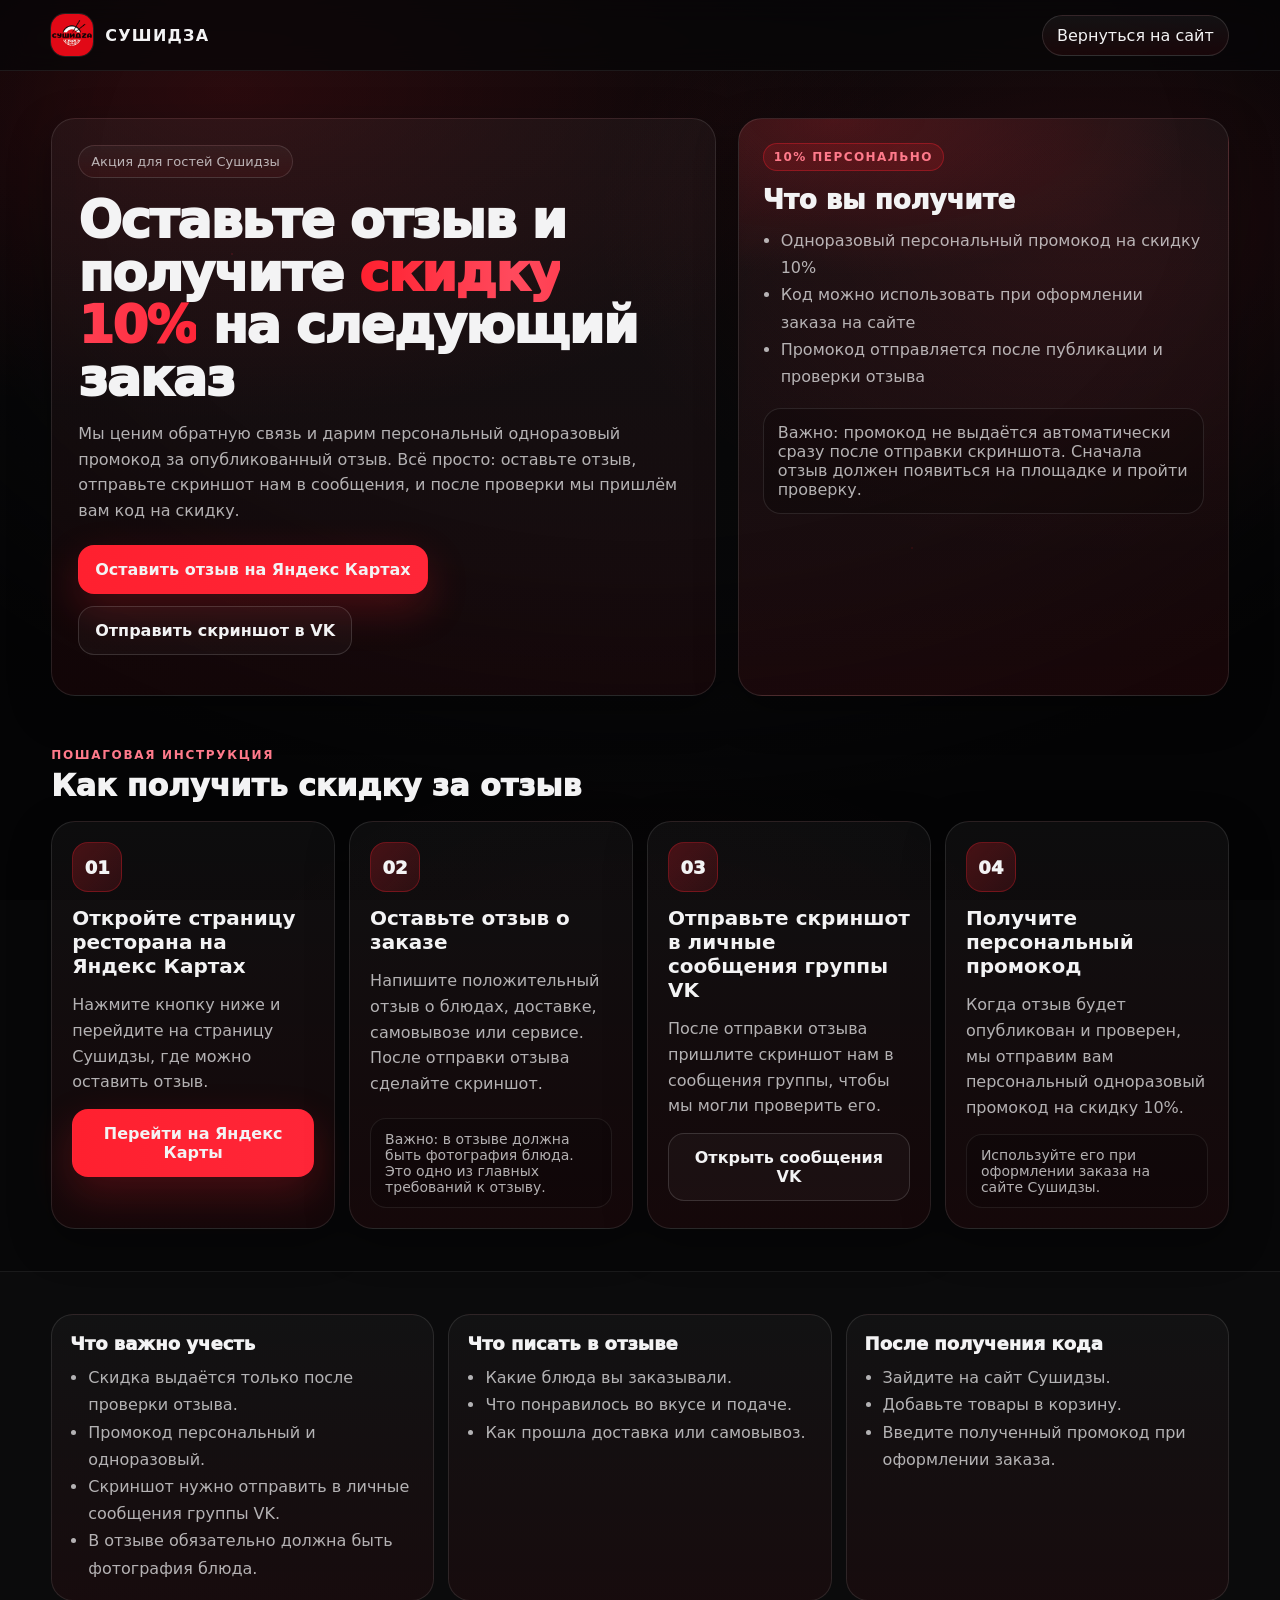
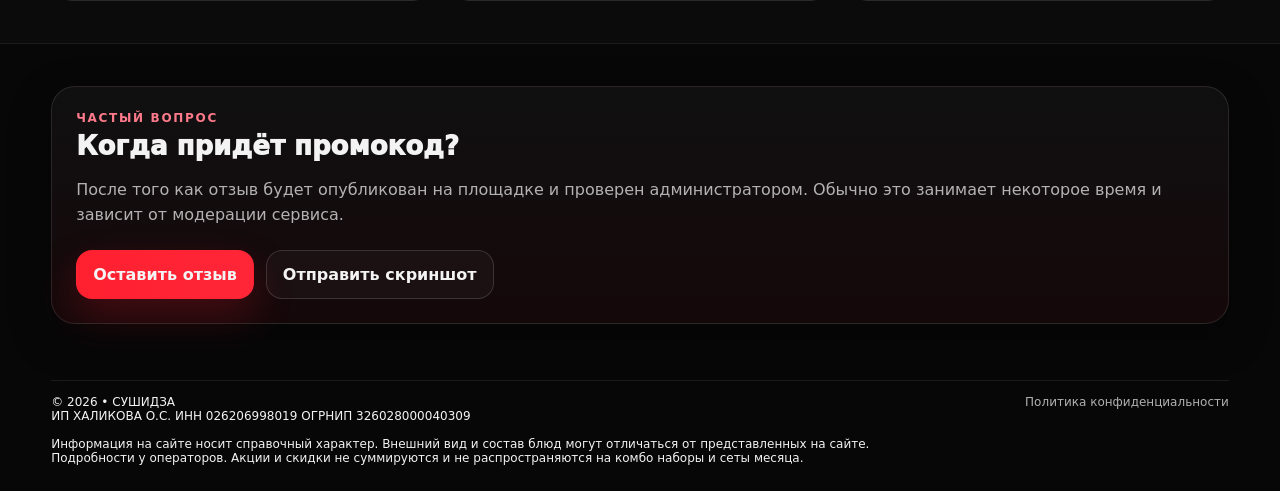
<file: promo-reviews/index.html>
<!doctype html>
<html lang="ru">
<head>
  <meta charset="UTF-8">
  <meta name="viewport" content="width=device-width, initial-scale=1.0">
  <title>СУШИДЗА | Доставка еды в Оренбурге – шашлык, роллы, пицца, суши</title>
  <link rel="stylesheet" href="style.css">

  <link rel="icon" type="image/png" href="../assets/logo.png">
  <link rel="shortcut icon" href="../assets/logo.png">
  <link rel="apple-touch-icon" href="../assets/logo.png">
</head>
<body>
  <div class="bg"></div>
  <div class="embers"></div>
  <div class="vignette"></div>

  <header class="header">
    <div class="wrap header__row">
      <a class="brand" href="../index.html">
        <img class="brand__logo" src="../assets/logo.png" alt="Сушидза">
        <div>
          <div class="brand__name">СУШИДЗА</div>
        </div>
      </a>
      <a class="header__back" href="../index.html">Вернуться на сайт</a>
    </div>
  </header>

  <main>
    <section class="hero">
      <div class="wrap hero__grid">
        <div class="hero__content card card--hero">
          <div class="pill">Акция для гостей Сушидзы</div>
          <h1 class="hero__title">Оставьте отзыв и получите <span class="grad">скидку 10%</span> на следующий заказ</h1>
          <p class="hero__desc">
            Мы ценим обратную связь и дарим персональный одноразовый промокод за опубликованный отзыв.
            Всё просто: оставьте отзыв, отправьте скриншот нам в сообщения, и после проверки мы пришлём вам код на скидку.
          </p>
          <div class="hero__actions">
            <a class="btn btn--primary" href="https://YANDEX_MAPS_REVIEW_LINK" target="_blank" rel="noopener noreferrer">Оставить отзыв на Яндекс Картах</a>
            <a class="btn btn--ghost" href="https://VK_GROUP_LINK" target="_blank" rel="noopener noreferrer">Отправить скриншот в VK</a>
          </div>
        </div>

        <aside class="card card--accent">
          <div class="card__badge">10% персонально</div>
          <h2 class="card__title">Что вы получите</h2>
          <ul class="featureList">
            <li>Одноразовый персональный промокод на скидку 10%</li>
            <li>Код можно использовать при оформлении заказа на сайте</li>
            <li>Промокод отправляется после публикации и проверки отзыва</li>
          </ul>
          <div class="card__info">
            Важно: промокод не выдаётся автоматически сразу после отправки скриншота. Сначала отзыв должен появиться на площадке и пройти проверку.
          </div>
        </aside>
      </div>
    </section>

    <section class="section">
      <div class="wrap">
        <div class="section__head">
          <div>
            <div class="section__eyebrow">Пошаговая инструкция</div>
            <h2 class="section__title">Как получить скидку за отзыв</h2>
          </div>
        </div>

        <div class="steps">
          <article class="step card">
            <div class="step__num">01</div>
            <h3 class="step__title">Откройте страницу ресторана на Яндекс Картах</h3>
            <p class="step__text">
              Нажмите кнопку ниже и перейдите на страницу Сушидзы, где можно оставить отзыв.
            </p>
            <a class="btn btn--primary w100" href="https://YANDEX_MAPS_REVIEW_LINK" target="_blank" rel="noopener noreferrer">Перейти на Яндекс Карты</a>
          </article>

          <article class="step card">
            <div class="step__num">02</div>
            <h3 class="step__title">Оставьте отзыв о заказе</h3>
            <p class="step__text">
              Напишите положительный отзыв о блюдах, доставке, самовывозе или сервисе. После отправки отзыва сделайте скриншот.
            </p>
            <div class="tip">Важно: в отзыве должна быть фотография блюда. Это одно из главных требований к отзыву.</div>
          </article>

          <article class="step card">
            <div class="step__num">03</div>
            <h3 class="step__title">Отправьте скриншот в личные сообщения группы VK</h3>
            <p class="step__text">
              После отправки отзыва пришлите скриншот нам в сообщения группы, чтобы мы могли проверить его.
            </p>
            <a class="btn btn--ghost w100" href="https://VK_GROUP_LINK" target="_blank" rel="noopener noreferrer">Открыть сообщения VK</a>
          </article>

          <article class="step card">
            <div class="step__num">04</div>
            <h3 class="step__title">Получите персональный промокод</h3>
            <p class="step__text">
              Когда отзыв будет опубликован и проверен, мы отправим вам персональный одноразовый промокод на скидку 10%.
            </p>
            <div class="tip">Используйте его при оформлении заказа на сайте Сушидзы.</div>
          </article>
        </div>
      </div>
    </section>

    <section class="section section--dark">
      <div class="wrap infoGrid">
        <article class="infoCard">
          <div class="infoCard__title">Что важно учесть</div>
          <ul class="list">
            <li>Скидка выдаётся только после проверки отзыва.</li>
            <li>Промокод персональный и одноразовый.</li>
            <li>Скриншот нужно отправить в личные сообщения группы VK.</li>
            <li>В отзыве обязательно должна быть фотография блюда.</li>
          </ul>
        </article>

        <article class="infoCard">
          <div class="infoCard__title">Что писать в отзыве</div>
          <ul class="list">
            <li>Какие блюда вы заказывали.</li>
            <li>Что понравилось во вкусе и подаче.</li>
            <li>Как прошла доставка или самовывоз.</li>
          </ul>
        </article>

        <article class="infoCard">
          <div class="infoCard__title">После получения кода</div>
          <ul class="list">
            <li>Зайдите на сайт Сушидзы.</li>
            <li>Добавьте товары в корзину.</li>
            <li>Введите полученный промокод при оформлении заказа.</li>
          </ul>
        </article>
      </div>
    </section>

    <section class="section faqSection">
      <div class="wrap faq">
        <div class="faq__content card">
          <div class="section__eyebrow">Частый вопрос</div>
          <h2 class="section__title section__title--small">Когда придёт промокод?</h2>
          <p class="hero__desc hero__desc--small">
            После того как отзыв будет опубликован на площадке и проверен администратором. Обычно это занимает некоторое время и зависит от модерации сервиса.
          </p>
          <div class="faq__actions">
            <a class="btn btn--primary" href="https://YANDEX_MAPS_REVIEW_LINK" target="_blank" rel="noopener noreferrer">Оставить отзыв</a>
            <a class="btn btn--ghost" href="https://VK_GROUP_LINK" target="_blank" rel="noopener noreferrer">Отправить скриншот</a>
          </div>
        </div>
      </div>
    </section>
  </main>

  <footer class="footer">
    <div class="wrap">
      <div class="footer__line"></div>
      <div class="footer__row">
        <div>© 2026 • СУШИДЗА<br>ИП ХАЛИКОВА О.С. ИНН 026206998019 ОГРНИП 326028000040309<br><br>Информация на сайте носит справочный характер. Внешний вид и состав блюд могут отличаться от представленных на сайте.<br>Подробности у операторов. Акции и скидки не суммируются и не распространяются на комбо наборы и сеты месяца.</div>
        <a class="muted" href="../privacy.html">Политика конфиденциальности</a>
      </div>
    </div>
  </footer>
</body>
</html>
</file>
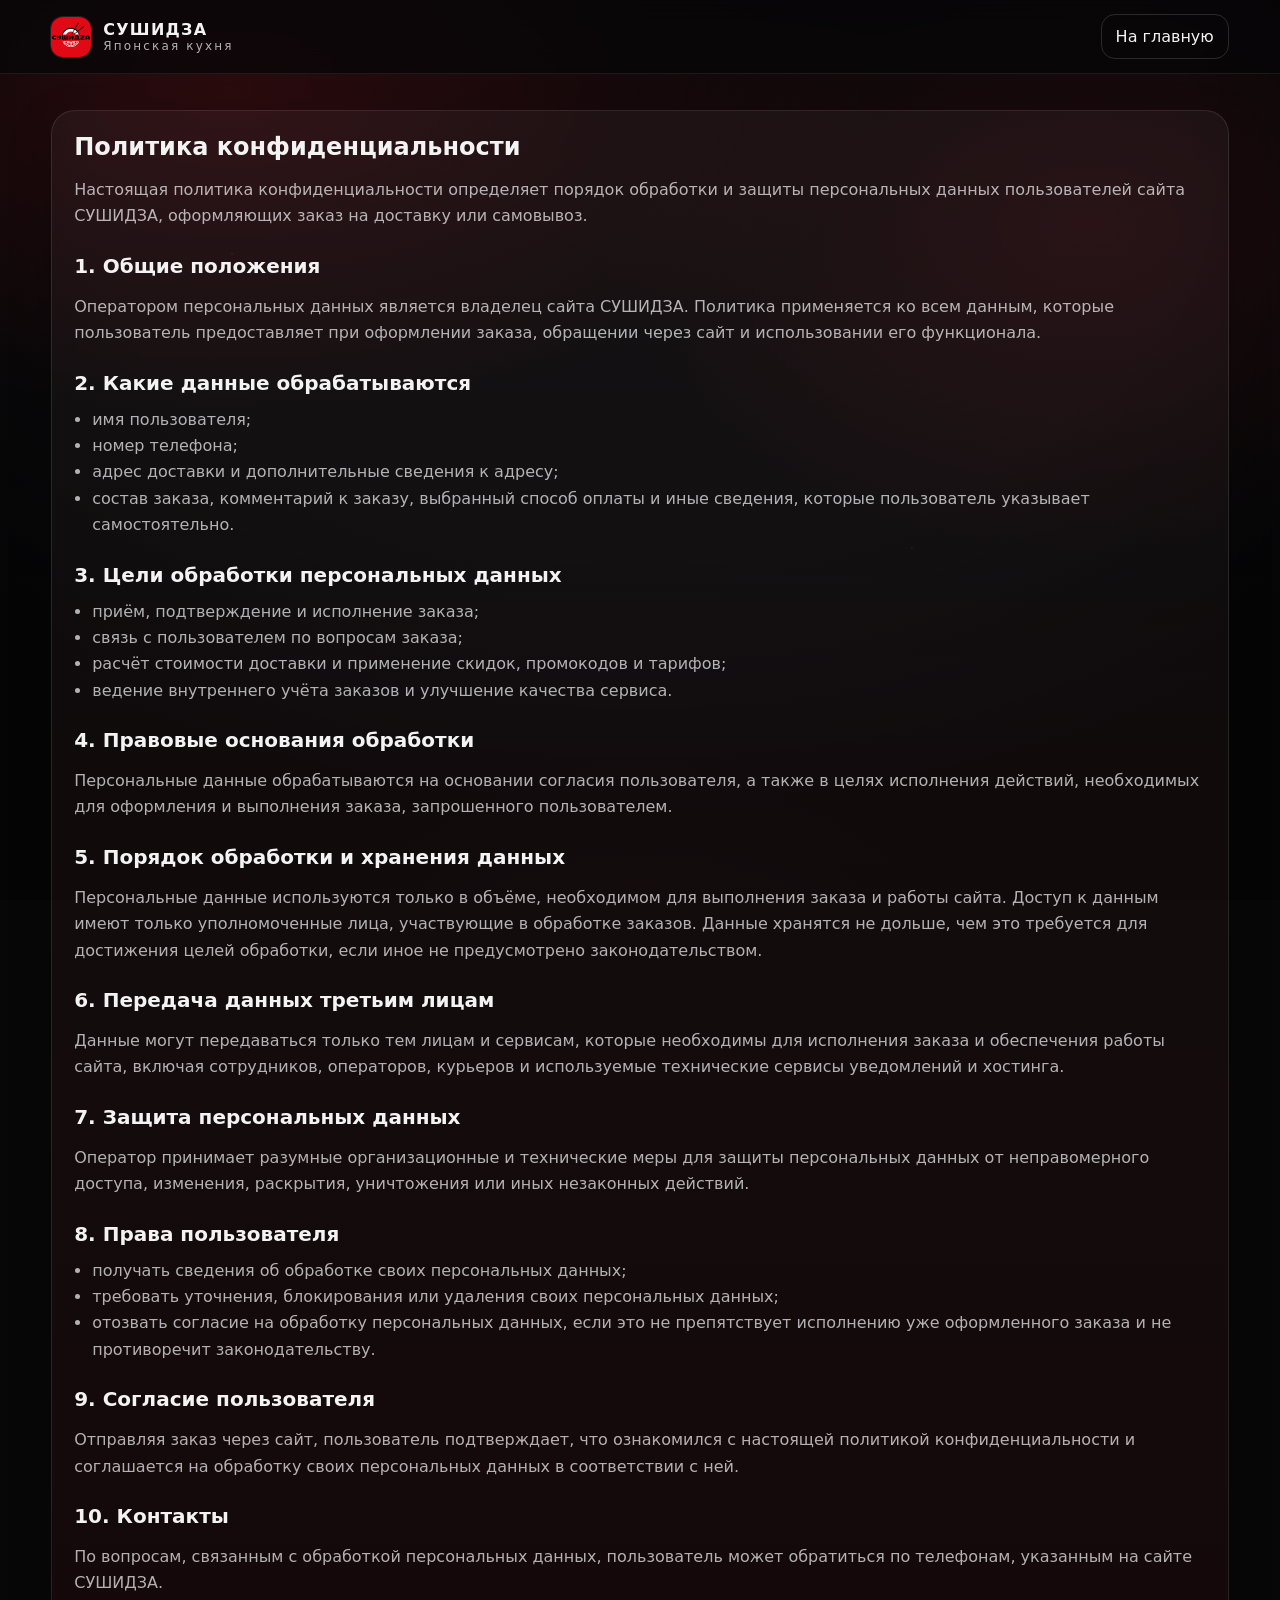
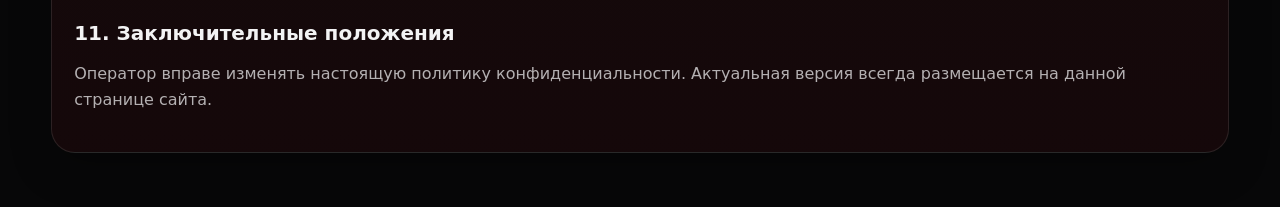
<file: privacy.html>
<!doctype html>
<html lang="ru">
<head>
  <meta charset="utf-8" />
  <meta name="viewport" content="width=device-width,initial-scale=1" />
  <title>СУШИДЗА — Политика конфиденциальности</title>
  <meta name="description" content="Политика конфиденциальности сайта СУШИДЗА." />
  <link rel="icon" href="assets/logo.png" />
  <link rel="stylesheet" href="css/style.css" />
</head>
<body class="policyPage">
  <div class="bg">
    <div class="embers"></div>
    <div class="vignette"></div>
  </div>

  <header class="header">
    <div class="wrap header__row">
      <a class="brand" href="index.html" aria-label="СУШИДЗА">
        <img class="brand__logo" src="assets/logo.png" alt="СУШИДЗА" />
        <div class="brand__text">
          <div class="brand__name">СУШИДЗА</div>
          <div class="brand__sub">Японская кухня</div>
        </div>
      </a>
      <a class="btn btn--ghost" href="index.html">На главную</a>
    </div>
  </header>

  <main class="policyWrap">
    <div class="wrap">
      <article class="policyCard">
        <h1>Политика конфиденциальности</h1>
        <p>Настоящая политика конфиденциальности определяет порядок обработки и защиты персональных данных пользователей сайта СУШИДЗА, оформляющих заказ на доставку или самовывоз.</p>

        <h2>1. Общие положения</h2>
        <p>Оператором персональных данных является владелец сайта СУШИДЗА. Политика применяется ко всем данным, которые пользователь предоставляет при оформлении заказа, обращении через сайт и использовании его функционала.</p>

        <h2>2. Какие данные обрабатываются</h2>
        <ul>
          <li>имя пользователя;</li>
          <li>номер телефона;</li>
          <li>адрес доставки и дополнительные сведения к адресу;</li>
          <li>состав заказа, комментарий к заказу, выбранный способ оплаты и иные сведения, которые пользователь указывает самостоятельно.</li>
        </ul>

        <h2>3. Цели обработки персональных данных</h2>
        <ul>
          <li>приём, подтверждение и исполнение заказа;</li>
          <li>связь с пользователем по вопросам заказа;</li>
          <li>расчёт стоимости доставки и применение скидок, промокодов и тарифов;</li>
          <li>ведение внутреннего учёта заказов и улучшение качества сервиса.</li>
        </ul>

        <h2>4. Правовые основания обработки</h2>
        <p>Персональные данные обрабатываются на основании согласия пользователя, а также в целях исполнения действий, необходимых для оформления и выполнения заказа, запрошенного пользователем.</p>

        <h2>5. Порядок обработки и хранения данных</h2>
        <p>Персональные данные используются только в объёме, необходимом для выполнения заказа и работы сайта. Доступ к данным имеют только уполномоченные лица, участвующие в обработке заказов. Данные хранятся не дольше, чем это требуется для достижения целей обработки, если иное не предусмотрено законодательством.</p>

        <h2>6. Передача данных третьим лицам</h2>
        <p>Данные могут передаваться только тем лицам и сервисам, которые необходимы для исполнения заказа и обеспечения работы сайта, включая сотрудников, операторов, курьеров и используемые технические сервисы уведомлений и хостинга.</p>

        <h2>7. Защита персональных данных</h2>
        <p>Оператор принимает разумные организационные и технические меры для защиты персональных данных от неправомерного доступа, изменения, раскрытия, уничтожения или иных незаконных действий.</p>

        <h2>8. Права пользователя</h2>
        <ul>
          <li>получать сведения об обработке своих персональных данных;</li>
          <li>требовать уточнения, блокирования или удаления своих персональных данных;</li>
          <li>отозвать согласие на обработку персональных данных, если это не препятствует исполнению уже оформленного заказа и не противоречит законодательству.</li>
        </ul>

        <h2>9. Согласие пользователя</h2>
        <p>Отправляя заказ через сайт, пользователь подтверждает, что ознакомился с настоящей политикой конфиденциальности и соглашается на обработку своих персональных данных в соответствии с ней.</p>

        <h2>10. Контакты</h2>
        <p>По вопросам, связанным с обработкой персональных данных, пользователь может обратиться по телефонам, указанным на сайте СУШИДЗА.</p>

        <h2>11. Заключительные положения</h2>
        <p>Оператор вправе изменять настоящую политику конфиденциальности. Актуальная версия всегда размещается на данной странице сайта.</p>
      </article>
    </div>
  </main>
</body>
</html>
</file>
<file: promo-reviews/style.css>
:root{
  --bg:#070708;
  --bg2:#0b0b0d;
  --card:rgba(255,255,255,.06);
  --card2:rgba(255,255,255,.08);
  --stroke:rgba(255,255,255,.12);
  --txt:#f3f3f4;
  --muted:rgba(243,243,244,.72);
  --accent:#ff202f;
  --accent2:#ff2638;
  --accentSoft:#ff7a8b;
  --accentRgb:255,32,47;
  --accent2Rgb:255,38,56;
  --accentSoftRgb:255,122,139;
  --shadow:0 20px 60px rgba(0,0,0,.55);
  --r:18px;
  --r2:24px;
}

*{box-sizing:border-box}
html,body{height:100%}
body{
  margin:0;
  font-family:ui-sans-serif,system-ui,-apple-system,Segoe UI,Roboto,Arial;
  background:var(--bg);
  color:var(--txt);
  overflow-x:hidden;
  padding-top:76px;
}

a{color:inherit;text-decoration:none}
.wrap{width:min(1180px,92vw);margin:0 auto}
.w100{width:100%}

.bg{
  position:fixed; inset:0;
  background:
    radial-gradient(1200px 600px at 18% 10%, rgba(var(--accentRgb),.14), transparent 55%),
    radial-gradient(900px 600px at 85% 25%, rgba(var(--accent2Rgb),.10), transparent 55%),
    radial-gradient(800px 600px at 50% 120%, rgba(var(--accentSoftRgb),.06), transparent 55%),
    linear-gradient(180deg,var(--bg),var(--bg2));
  z-index:-3;
}

.embers{
  position:fixed; inset:-40px;
  background-image:
    radial-gradient(2px 2px at 20% 30%, rgba(var(--accent2Rgb),.55), transparent 60%),
    radial-gradient(2px 2px at 70% 60%, rgba(var(--accentRgb),.45), transparent 60%),
    radial-gradient(1px 1px at 40% 80%, rgba(var(--accentSoftRgb),.35), transparent 60%),
    radial-gradient(1px 1px at 80% 20%, rgba(var(--accentSoftRgb),.25), transparent 60%);
  filter:blur(.2px);
  opacity:.55;
  animation:float 8s ease-in-out infinite;
  z-index:-2;
}

.vignette{
  position:fixed; inset:0;
  background:radial-gradient(1200px 800px at 50% 20%, transparent 45%, rgba(0,0,0,.55) 78%);
  z-index:-1;
}

@keyframes float{
  0%,100%{transform:translateY(0)}
  50%{transform:translateY(18px)}
}

.header{
  position:fixed;
  top:0; left:0; right:0;
  z-index:20;
  background:rgba(6,6,7,.72);
  backdrop-filter:blur(14px);
  border-bottom:1px solid rgba(255,255,255,.08);
}

.header__row{
  display:flex; align-items:center; justify-content:space-between;
  padding:14px 0;
  gap:16px;
}

.brand{display:flex; align-items:center; gap:12px}
.brand__mark{
  width:42px; height:42px;
  border-radius:14px;
  display:grid; place-items:center;
  font-weight:900;
  color:#fff;
  background:linear-gradient(135deg,var(--accent),var(--accent2));
  box-shadow:0 10px 30px rgba(var(--accentRgb),.28);
}
.brand__name{font-weight:900; letter-spacing:.08em}
.brand__sub{font-size:12px; color:var(--muted); letter-spacing:.18em; text-transform:uppercase}
.header__back{
  padding:10px 14px;
  border-radius:999px;
  border:1px solid rgba(255,255,255,.12);
  background:linear-gradient(180deg, rgba(255,255,255,.05), rgba(var(--accentRgb),.07));
}

.hero{padding:42px 0 10px}
.hero__grid{display:grid; grid-template-columns:1.15fr .85fr; gap:22px; align-items:stretch}
@media (max-width:920px){.hero__grid{grid-template-columns:1fr}}

.card{
  border-radius:var(--r2);
  border:1px solid rgba(255,255,255,.10);
  background:linear-gradient(180deg, rgba(255,255,255,.04), rgba(var(--accentRgb),.06));
  box-shadow:0 14px 40px rgba(0,0,0,.35);
}
.card--hero{padding:26px}
.card--accent{
  padding:24px;
  position:relative;
  overflow:hidden;
  background:
    radial-gradient(600px 260px at 20% 0%, rgba(var(--accentRgb),.20), transparent 60%),
    linear-gradient(180deg, rgba(255,255,255,.04), rgba(var(--accentRgb),.08));
}
.card__badge{
  display:inline-flex;
  padding:6px 10px;
  border-radius:999px;
  background:rgba(var(--accentRgb),.14);
  border:1px solid rgba(var(--accentRgb),.35);
  color:var(--accentSoft);
  font-weight:900;
  letter-spacing:.12em;
  font-size:12px;
  text-transform:uppercase;
}
.card__title{margin:14px 0 12px; font-size:26px; font-weight:950}
.card__info{
  margin-top:18px;
  padding:14px;
  border-radius:18px;
  border:1px solid rgba(255,255,255,.10);
  background:rgba(0,0,0,.20);
  color:var(--muted);
}

.pill{
  display:inline-flex; gap:10px; align-items:center;
  padding:8px 12px;
  border-radius:999px;
  border:1px solid rgba(255,255,255,.12);
  background:linear-gradient(180deg, rgba(255,255,255,.04), rgba(var(--accentRgb),.06));
  color:var(--muted);
  font-size:13px;
}

.hero__title{
  margin:16px 0 10px;
  font-size:clamp(34px,4vw,58px);
  line-height:1.03;
  font-weight:950;
  letter-spacing:-.03em;
}
.grad{
  background:linear-gradient(90deg, var(--accent) 0%, #ff4a5d 48%, var(--accent2) 100%);
  -webkit-background-clip:text;
  background-clip:text;
  color:transparent;
}
.hero__desc{color:var(--muted); font-size:16px; max-width:60ch; line-height:1.6}
.hero__desc--small{max-width:none}
.hero__actions{display:flex; gap:12px; margin:22px 0 14px; flex-wrap:wrap}
.hero__note{color:var(--muted); font-size:13px; line-height:1.5}
.hero__note code{
  padding:2px 6px;
  border-radius:8px;
  background:rgba(255,255,255,.06);
  color:#fff;
}

.btn{
  border:1px solid rgba(255,255,255,.14);
  background:linear-gradient(180deg, rgba(255,255,255,.04), rgba(var(--accentRgb),.06));
  color:var(--txt);
  padding:14px 16px;
  border-radius:16px;
  cursor:pointer;
  display:inline-flex; align-items:center; justify-content:center;
  gap:10px;
  transition:transform .15s ease,border-color .15s ease,filter .15s ease;
  text-align:center;
  font-weight:800;
}
.btn:hover{border-color:rgba(255,255,255,.24); transform:translateY(-1px)}
.btn--primary{
  border-color:transparent;
  background:linear-gradient(90deg,var(--accent),var(--accent2));
  box-shadow:0 16px 40px rgba(var(--accentRgb),.22);
  font-weight:900;
}
.btn--ghost{background:rgba(255,255,255,.03)}

.section{padding:42px 0}
.section--dark{
  background:rgba(255,255,255,.02);
  border-top:1px solid rgba(255,255,255,.06);
  border-bottom:1px solid rgba(255,255,255,.06);
}
.section__head{display:flex; align-items:flex-end; justify-content:space-between; gap:16px; flex-wrap:wrap; margin-bottom:18px}
.section__eyebrow{color:var(--accentSoft); font-weight:900; letter-spacing:.14em; font-size:12px; text-transform:uppercase}
.section__title{margin:6px 0 0; font-size:30px; font-weight:950}
.section__title--small{font-size:26px}

.steps{display:grid; grid-template-columns:repeat(4,1fr); gap:14px}
@media (max-width:1100px){.steps{grid-template-columns:repeat(2,1fr)}}
@media (max-width:640px){.steps{grid-template-columns:1fr}}
.step{padding:20px; display:flex; flex-direction:column; gap:14px}
.step__num{
  width:50px; height:50px;
  border-radius:16px;
  display:grid; place-items:center;
  font-weight:950;
  font-size:18px;
  background:linear-gradient(135deg, rgba(var(--accentRgb),.24), rgba(var(--accent2Rgb),.12));
  border:1px solid rgba(var(--accentRgb),.28);
}
.step__title{margin:0; font-size:20px; font-weight:900; line-height:1.2}
.step__text{margin:0; color:var(--muted); line-height:1.6}
.tip{
  margin-top:auto;
  padding:12px 14px;
  border-radius:16px;
  background:rgba(0,0,0,.18);
  border:1px solid rgba(255,255,255,.08);
  color:var(--muted);
  font-size:14px;
}

.featureList,.list{margin:0; padding-left:18px; color:var(--muted); line-height:1.7}
.infoGrid{display:grid; grid-template-columns:repeat(3,1fr); gap:14px}
@media (max-width:900px){.infoGrid{grid-template-columns:1fr}}
.infoCard{
  border:1px solid rgba(255,255,255,.10);
  background:linear-gradient(180deg, rgba(255,255,255,.03), rgba(var(--accentRgb),.05));
  border-radius:22px;
  padding:18px;
}
.infoCard__title{font-weight:950; margin-bottom:10px; font-size:18px}

.faq{display:grid; grid-template-columns:1fr; gap:14px}
.faq__content{padding:24px}
.faq__actions{display:flex; gap:12px; flex-wrap:wrap; margin-top:22px}

.footer{margin-top:12px; padding-bottom:26px}
.footer__line{height:1px; background:rgba(255,255,255,.08); margin:14px 0}
.footer__row{display:flex; justify-content:space-between; gap:12px; flex-wrap:wrap; font-size:12px}
.muted{color:var(--muted)}

@media (max-width:640px){
  body{padding-top:70px}
  .card--hero,.card--accent,.faq__content,.infoCard,.step{padding:18px}
  .hero__actions,.faq__actions{flex-direction:column}
  .btn{width:100%}

  .header__row{
    align-items:center;
    justify-content:space-between;
    flex-direction:row;
  }

  .header__back{
    white-space:nowrap;
    flex-shrink:0;
  }

  .brand{
    min-width:0;
  }
}

.brand__logo{
  width:42px;
  height:42px;
  border-radius:14px;
  display:block;
  object-fit:contain;
  flex:0 0 42px;
  box-shadow:0 0 0 1px rgba(255,255,255,.10);
}
</file>
<file: css/style.css>
:root{
  --bg:#070708;
  --bg2:#0b0b0d;
  --card:rgba(255,255,255,.06);
  --card2:rgba(255,255,255,.08);
  --stroke:rgba(255,255,255,.12);
  --txt:#f3f3f4;
  --muted:rgba(243,243,244,.72);

  --accent:#ff202f;
  --accent2:#ff2638;
  --accentSoft:#ff7a8b;

  --accentRgb:255,32,47;
  --accent2Rgb:255,38,56;
  --accentSoftRgb:255,122,139;

  --shadow: 0 20px 60px rgba(0,0,0,.55);
  --r:18px;
  --r2:24px;
}

*{box-sizing:border-box}
[hidden]{display:none !important;}
html,body{height:100%}

body{
  margin:0;
  font-family:ui-sans-serif,system-ui,-apple-system,Segoe UI,Roboto,Arial;
  background:var(--bg);
  color:var(--txt);
  overflow-x:hidden;
  padding-top:76px;
}

a{color:inherit;text-decoration:none}
.wrap{width:min(1180px,92vw);margin:0 auto}

.bg{
  position:fixed; inset:0;
  background:
    radial-gradient(1200px 600px at 18% 10%, rgba(var(--accentRgb),.14), transparent 55%),
    radial-gradient(900px 600px at 85% 25%, rgba(var(--accent2Rgb),.10), transparent 55%),
    radial-gradient(800px 600px at 50% 120%, rgba(var(--accentSoftRgb),.06), transparent 55%),
    linear-gradient(180deg,var(--bg),var(--bg2));
  z-index:-3;
}

.embers{
  position:absolute; inset:-40px;
  background-image:
    radial-gradient(2px 2px at 20% 30%, rgba(var(--accent2Rgb),.55), transparent 60%),
    radial-gradient(2px 2px at 70% 60%, rgba(var(--accentRgb),.45), transparent 60%),
    radial-gradient(1px 1px at 40% 80%, rgba(var(--accentSoftRgb),.35), transparent 60%),
    radial-gradient(1px 1px at 80% 20%, rgba(var(--accentSoftRgb),.25), transparent 60%);
  filter:blur(.2px);
  opacity:.55;
  animation:float 8s ease-in-out infinite;
}

@keyframes float{
  0%,100%{transform:translateY(0)}
  50%{transform:translateY(18px)}
}

.vignette{
  position:absolute; inset:0;
  background:radial-gradient(1200px 800px at 50% 20%, transparent 45%, rgba(0,0,0,.55) 78%);
  z-index:-2;
}

.header{
  position:fixed;
  top:0; left:0; right:0;
  z-index:20;
  background:rgba(6,6,7,.72);
  backdrop-filter:blur(14px);
  border-bottom:1px solid rgba(255,255,255,.08);
  transform:none !important;
  opacity:1 !important;
  visibility:visible !important;
}

.header__row{
  display:flex; align-items:center; justify-content:space-between;
  padding:14px 0;
  gap:16px;
}

.brand{display:flex; align-items:center; gap:12px}
.brand__logo{
  width:40px; height:40px;
  border-radius:12px;
  box-shadow:0 0 0 1px rgba(255,255,255,.10);
}
.brand__name{font-weight:900; letter-spacing:.08em}
.brand__sub{font-size:12px; color:var(--muted); letter-spacing:.18em}

.nav{display:flex; gap:14px}
.nav__link{
  padding:10px 12px;
  border-radius:999px;
  color:var(--muted);
  border:1px solid transparent;
}
.nav__link:hover{
  color:var(--txt);
  border-color:rgba(255,255,255,.10);
  background:linear-gradient(180deg, rgba(255,255,255,.04), rgba(var(--accentRgb),.06));
}

.cartBtn{
  display:flex; align-items:center; gap:10px;
  padding:10px 14px;
  border-radius:999px;
  border:1px solid rgba(255,255,255,.12);
  background:linear-gradient(180deg, rgba(255,255,255,.05), rgba(var(--accentRgb),.07));
  color:var(--txt);
  cursor:pointer;
  box-shadow:0 12px 32px rgba(0,0,0,.22);
}
.cartBtn:hover{border-color:rgba(255,255,255,.22)}

.cartBtn__count{
  min-width:24px; height:24px;
  border-radius:999px;
  display:grid; place-items:center;
  background:linear-gradient(90deg,var(--accent),var(--accent2));
  font-weight:800;
  box-shadow:0 10px 30px rgba(var(--accentRgb),.22);
}

.hero{padding:42px 0 10px}

.hero__grid{
  display:grid;
  grid-template-columns:1.2fr .8fr;
  gap:22px;
  align-items:stretch;
}

@media (max-width:920px){
  .nav{display:none}
  .hero__grid{grid-template-columns:1fr}
}

.pill{
  display:inline-flex; gap:10px; align-items:center;
  padding:8px 12px;
  border-radius:999px;
  border:1px solid rgba(255,255,255,.12);
  background:linear-gradient(180deg, rgba(255,255,255,.04), rgba(var(--accentRgb),.06));
  color:var(--muted);
  font-size:13px;
}

.hero__title{
  margin:14px 0 8px;
  font-size:clamp(34px,4vw,54px);
  line-height:1.05;
  font-weight:950;
  letter-spacing:-.02em;
}

.grad{
  background:linear-gradient(90deg, var(--accent) 0%, #ff4a5d 48%, var(--accent2) 100%);
  -webkit-background-clip:text;
  background-clip:text;
  color:transparent;
}

.hero__desc{color:var(--muted); font-size:16px; max-width:56ch}
.hero__cta{display:flex; gap:12px; margin:18px 0; flex-wrap:wrap}

.btn{
  border:1px solid rgba(255,255,255,.14);
  background:linear-gradient(180deg, rgba(255,255,255,.04), rgba(var(--accentRgb),.06));
  color:var(--txt);
  padding:12px 14px;
  border-radius:14px;
  cursor:pointer;
  display:inline-flex; align-items:center; justify-content:center;
  gap:10px;
}
.btn:hover{border-color:rgba(255,255,255,.26)}

.btn--primary{
  border-color:transparent;
  background:linear-gradient(90deg,var(--accent),var(--accent2));
  box-shadow:0 16px 40px rgba(var(--accentRgb),.22);
  font-weight:900;
}
.btn--primary:hover{filter:saturate(1.06) brightness(1.02)}
.btn--ghost{background:transparent}
.w100{width:100%}

.hero__stats{
  display:grid;
  grid-template-columns:repeat(3,1fr);
  gap:12px;
  margin-top:8px;
}

.stat{
  border:1px solid rgba(255,255,255,.10);
  background:linear-gradient(180deg, rgba(255,255,255,.04), rgba(var(--accentRgb),.06));
  border-radius:var(--r);
  padding:12px;
}
.stat__num{font-weight:950; font-size:18px}
.stat__txt{color:var(--muted); font-size:13px}

.flameCard{
  height:100%;
  border-radius:var(--r2);
  border:1px solid rgba(255,255,255,.12);
  background:
    radial-gradient(900px 400px at 30% 20%, rgba(var(--accentRgb),.18), transparent 55%),
    rgba(255,255,255,.04);
  box-shadow:var(--shadow);
  padding:16px;
  position:relative;
  overflow:hidden;
}
.flameCard::after{
  content:"";
  position:absolute; inset:-60px;
  background:
    radial-gradient(180px 120px at 20% 30%, rgba(var(--accentSoftRgb),.22), transparent 60%),
    radial-gradient(220px 160px at 70% 60%, rgba(var(--accentRgb),.18), transparent 60%);
  filter:blur(14px);
  opacity:.65;
}
.flameCard > *{position:relative; z-index:1}

.flameCard__badge{
  display:inline-flex;
  padding:6px 10px;
  border-radius:999px;
  background:rgba(var(--accentRgb),.14);
  border:1px solid rgba(var(--accentRgb),.35);
  color:var(--accentSoft);
  font-weight:900;
  letter-spacing:.12em;
  font-size:12px;
}
.flameCard__title{margin:10px 0 12px; font-weight:950; font-size:18px}
.flameCard__list{display:grid; gap:10px}
.flameCard__hint{margin-top:12px; color:var(--muted); font-size:13px}

.section{padding:42px 0}
.section--dark{
  background:rgba(255,255,255,.02);
  border-top:1px solid rgba(255,255,255,.06);
  border-bottom:1px solid rgba(255,255,255,.06);
}

.section__head{
  display:flex; align-items:flex-end; justify-content:space-between;
  gap:16px; flex-wrap:wrap;
}
.section__title{margin:0 0 8px; font-size:28px; font-weight:950}
.section__tools{display:flex; gap:12px; align-items:center; flex-wrap:wrap}

.tabs{display:flex; gap:8px; flex-wrap:wrap}
.tab{
  padding:10px 12px;
  border-radius:999px;
  border:1px solid rgba(255,255,255,.12);
  background:linear-gradient(180deg, rgba(255,255,255,.03), rgba(var(--accentRgb),.06));
  color:var(--muted);
  cursor:pointer;
}
.tab.isOn{
  color:var(--txt);
  border-color:rgba(var(--accentRgb),.40);
  background:linear-gradient(180deg, rgba(var(--accentRgb),.18), rgba(var(--accent2Rgb),.10));
}

.search input{
  width:min(360px,86vw);
  padding:11px 12px;
  border-radius:14px;
  border:1px solid rgba(255,255,255,.12);
  background:rgba(0,0,0,.25);
  color:var(--txt);
  outline:none;
}
.search input:focus{border-color:rgba(var(--accentRgb),.45)}

.grid{
  display:grid;
  grid-template-columns:repeat(4,1fr);
  gap:14px;
  margin-top:16px;
}
@media (max-width:1100px){ .grid{grid-template-columns:repeat(3,1fr)} }
@media (max-width:780px){ .grid{grid-template-columns:repeat(2,1fr)} }

.card{
  border-radius:var(--r2);
  border:1px solid rgba(255,255,255,.10);
  background:linear-gradient(180deg, rgba(255,255,255,.04), rgba(var(--accentRgb),.06));
  overflow:hidden;
  display:flex;
  flex-direction:column;
  box-shadow:0 14px 40px rgba(0,0,0,.35);
  transition:transform .15s ease,border-color .15s ease;
}
.card:hover{transform:translateY(-2px); border-color:rgba(255,255,255,.18)}
.card__img{aspect-ratio:4/3; width:100%; object-fit:cover; background:#111}
.card__body{padding:12px 12px 14px; display:grid; gap:10px}
.card__cat{color:var(--muted); font-size:12px; letter-spacing:.12em; text-transform:uppercase}
.card__nameRow{display:flex; align-items:center; justify-content:space-between; gap:10px}
.card__name{font-weight:950}
.card__desc{color:var(--muted); font-size:13px; min-height:34px}
.card__row{display:flex; justify-content:space-between; align-items:center; gap:10px}
.price{font-weight:1000}
.meta{color:var(--muted); font-size:12px}
.hitRow{display:flex; align-items:center; justify-content:space-between; gap:8px}
.variantSelect{
  min-width:84px;
  max-width:132px;
  padding:7px 28px 7px 10px;
  border-radius:999px;
  border:1px solid rgba(255,255,255,.12);
  background:linear-gradient(180deg, rgba(255,255,255,.08), rgba(var(--accentRgb),.08));
  color:var(--txt);
  font:inherit;
  font-size:12px;
  font-weight:800;
  outline:none;
  appearance:none;
  -webkit-appearance:none;
  background-image:linear-gradient(45deg, transparent 50%, rgba(255,255,255,.75) 50%),linear-gradient(135deg, rgba(255,255,255,.75) 50%, transparent 50%);
  background-position:calc(100% - 14px) calc(50% - 1px), calc(100% - 9px) calc(50% - 1px);
  background-size:5px 5px, 5px 5px;
  background-repeat:no-repeat;
}
.variantSelect:focus{border-color:rgba(var(--accentRgb),.45)}
.variantSelect--small{min-width:74px; max-width:106px; padding-right:24px; font-size:11px}
@media (max-width:560px){
  .card__nameRow{align-items:flex-start; flex-direction:column}
  .variantSelect{max-width:100%; width:100%}
}

.drawer,.modal{position:fixed; inset:0; display:none; z-index:50}
.drawer.isOn,.modal.isOn{display:block}
.drawer__backdrop,.modal__backdrop{position:absolute; inset:0; background:rgba(0,0,0,.66)}

.drawer__panel{
  position:absolute; right:0; top:0; bottom:0;
  width:min(420px,94vw);
  background:linear-gradient(180deg, rgba(16,8,10,.96), rgba(10,10,12,.96));
  border-left:1px solid rgba(255,255,255,.10);
  backdrop-filter:blur(16px);
  display:flex; flex-direction:column;
}

.drawer__head,.modal__head{
  display:flex; align-items:center; justify-content:space-between;
  padding:14px;
  border-bottom:1px solid rgba(255,255,255,.08);
}

.drawer__title,.modal__title{font-weight:950; font-size:16px}

.iconBtn{
  border:1px solid rgba(255,255,255,.12);
  background:linear-gradient(180deg, rgba(255,255,255,.05), rgba(var(--accentRgb),.07));
  color:var(--txt);
  border-radius:12px;
  padding:8px 10px;
  cursor:pointer;
}

.drawer__body{padding:12px 14px; overflow:auto; flex:1}
.drawer__foot{padding:14px; border-top:1px solid rgba(255,255,255,.08)}
.sumRow{display:flex; justify-content:space-between; align-items:center; margin-bottom:10px}
.sumVal{font-weight:950}

.cartItems{display:grid; gap:10px}
.cartItem{
  display:grid;
  grid-template-columns:52px 1fr auto;
  gap:10px; align-items:center;
  border:1px solid rgba(255,255,255,.08);
  background:linear-gradient(180deg, rgba(255,255,255,.03), rgba(var(--accentRgb),.05));
  border-radius:16px;
  padding:10px;
}
.cartItem img{width:52px; height:52px; border-radius:14px; object-fit:cover}
.cartItem__name{font-weight:900; font-size:14px}
.cartItem__meta{color:var(--muted); font-size:12px}
.cartItem__prices{display:inline-flex; align-items:center; gap:6px; flex-wrap:wrap}
.cartItem__giftPrice{font-weight:900; color:var(--txt)}
.cartItem__oldPrice{opacity:.72}
.cartItem__giftBadge{display:inline-flex; margin-left:8px; padding:3px 8px; border-radius:999px; background:rgba(var(--accentRgb),.16); border:1px solid rgba(var(--accentRgb),.35); color:var(--accentSoft); font-size:11px; font-weight:900; vertical-align:middle}
.cartItem--gift{border-color:rgba(var(--accentRgb),.24)}

.qty{display:flex; gap:8px; align-items:center}
.qty button{
  width:34px; height:34px;
  border-radius:12px;
  border:1px solid rgba(255,255,255,.12);
  background:linear-gradient(180deg, rgba(255,255,255,.05), rgba(var(--accentRgb),.07));
  color:var(--txt);
  cursor:pointer;
  box-shadow:0 12px 32px rgba(0,0,0,.22);
}
.qty span{min-width:18px; text-align:center; font-weight:900}
.qty--gift button{font-size:18px; line-height:1}

.modal__panel{
  position:absolute; left:50%; top:50%;
  transform:translate(-50%,-50%);
  width:min(860px,94vw);
  max-height:90vh;
  overflow:hidden;
  background:linear-gradient(180deg, rgba(16,8,10,.96), rgba(10,10,12,.96));
  border:1px solid rgba(255,255,255,.12);
  border-radius:24px;
  box-shadow:var(--shadow);
  backdrop-filter:blur(16px);
}

.modal__body{padding:14px; overflow:auto; max-height:calc(90vh - 58px)}
.field{display:grid; gap:8px; margin-bottom:12px}
label{color:var(--muted); font-size:13px}

input,select{
  padding:12px 12px;
  border-radius:14px;
  border:1px solid rgba(255,255,255,.12);
  background:rgba(0,0,0,.26);
  color:var(--txt);
  outline:none;
}
input:focus,select:focus{border-color:rgba(var(--accentRgb),.45)}

.selectWrap{
  position:relative;
}

.selectNative{
  width:100%;
  appearance:none;
  -webkit-appearance:none;
  -moz-appearance:none;
  padding-right:44px;
  cursor:pointer;
  background:
    linear-gradient(180deg, rgba(255,255,255,.04), rgba(255,255,255,.02)),
    rgba(0,0,0,.26);
  box-shadow: inset 0 1px 0 rgba(255,255,255,.04);
}

.selectWrap:hover .selectNative{
  border-color:rgba(var(--accentRgb),.28);
}

.selectCaret{
  pointer-events:none;
  position:absolute;
  right:14px;
  top:50%;
  width:10px;
  height:10px;
  border-right:2px solid rgba(255,255,255,.78);
  border-bottom:2px solid rgba(255,255,255,.78);
  transform:translateY(-60%) rotate(45deg);
  opacity:.82;
}

.selectWrap::before{
  content:"";
  position:absolute;
  right:38px;
  top:10px;
  bottom:10px;
  width:1px;
  background:rgba(255,255,255,.08);
}

.formGrid{display:grid; grid-template-columns:1fr 1fr; gap:12px}
@media (max-width:760px){ .formGrid{grid-template-columns:1fr} }

.formGrid--3{grid-template-columns:repeat(3,1fr)}
@media (max-width:760px){ .formGrid--3{grid-template-columns:1fr} }

.seg{display:flex; gap:10px}
.seg__btn{
  flex:1;
  padding:12px;
  border-radius:14px;
  border:1px solid rgba(255,255,255,.12);
  background:linear-gradient(180deg, rgba(255,255,255,.03), rgba(var(--accentRgb),.06));
  color:var(--muted);
  cursor:pointer;
  font-weight:900;
}
.seg__btn.isOn{
  color:var(--txt);
  border-color:rgba(var(--accentRgb),.40);
  background:linear-gradient(180deg, rgba(var(--accentRgb),.18), rgba(var(--accent2Rgb),.10));
}

.hint{color:var(--muted); font-size:12px}

.mapWrap{
  border-radius:18px;
  overflow:hidden;
  border:1px solid rgba(255,255,255,.10);
}
.map{height:320px; background:#111}
.mapInfo{
  padding:10px 12px;
  border-top:1px solid rgba(255,255,255,.08);
  color:var(--muted);
  font-size:13px;
  background:linear-gradient(180deg, rgba(255,255,255,.03), rgba(var(--accentRgb),.05));
}

.totalBox{
  border:1px solid rgba(255,255,255,.10);
  background:linear-gradient(180deg, rgba(255,255,255,.03), rgba(var(--accentRgb),.05));
  border-radius:18px;
  padding:12px;
  margin:12px 0;
}
.totalRow{display:flex; justify-content:space-between; padding:6px 2px}
.totalRow--grand{
  border-top:1px solid rgba(255,255,255,.08);
  margin-top:6px;
  padding-top:10px;
}
.small{font-size:12px}

.infoGrid{
  display:grid;
  grid-template-columns:repeat(3,1fr);
  gap:14px;
  margin-top:14px;
}
@media (max-width:900px){ .infoGrid{grid-template-columns:1fr} }

.infoCard{
  border:1px solid rgba(255,255,255,.10);
  background:linear-gradient(180deg, rgba(255,255,255,.03), rgba(var(--accentRgb),.05));
  border-radius:22px;
  padding:14px;
}
.infoCard__title{font-weight:950; margin-bottom:8px}
.infoCard__text{color:var(--muted)}
.list{margin:10px 0 0; padding-left:18px; color:var(--muted)}

.contacts{
  display:flex; align-items:flex-end; justify-content:space-between;
  gap:16px; flex-wrap:wrap;
}
.contacts__cards{display:flex; gap:12px; flex-wrap:wrap}

.contactCard{
  border:1px solid rgba(255,255,255,.10);
  background:linear-gradient(180deg, rgba(255,255,255,.03), rgba(var(--accentRgb),.05));
  border-radius:18px;
  padding:12px 14px;
  min-width:220px;
}
.contactCard__label{color:var(--muted); font-size:12px}
.contactCard__value{font-weight:950; font-size:16px}

.footer{margin-top:22px}
.footer__line{height:1px; background:rgba(255,255,255,.08); margin:14px 0}
.footer__row{display:flex; justify-content:space-between; gap:12px; flex-wrap:wrap; font-size:12px}
.muted{color:var(--muted)}

.toast{
  position:fixed;
  left:50%;
  bottom:calc(18px + env(safe-area-inset-bottom, 0px));
  z-index:10050;
  width:min(calc(100vw - 24px), 520px);
  padding:14px 16px;
  border-radius:18px;
  border:1px solid rgba(255,255,255,.14);
  background:linear-gradient(180deg, rgba(18,18,22,.96), rgba(10,10,14,.96));
  box-shadow:0 20px 55px rgba(0,0,0,.42), 0 0 0 1px rgba(var(--accentRgb),.08) inset;
  color:var(--txt);
  text-align:center;
  pointer-events:none;
  opacity:0;
  visibility:hidden;
  transform:translate(-50%, 18px);
  transition:opacity .22s ease, transform .22s ease, visibility .22s ease;
  backdrop-filter:blur(14px);
}
.toast.isOn{
  opacity:1;
  visibility:visible;
  transform:translate(-50%, 0);
}
@media (max-width:640px){
  .toast{
    width:min(calc(100vw - 20px), 560px);
    bottom:calc(12px + env(safe-area-inset-bottom, 0px));
    padding:13px 14px;
    border-radius:16px;
    font-size:14px;
  }
}

.field--suggest{position:relative}

#addressSuggest{
  position:absolute;
  left:0; right:0;
  top:calc(100% + 6px);
  background:linear-gradient(180deg, rgba(18,8,10,.98), rgba(12,12,14,.98));
  border:1px solid rgba(255,255,255,.12);
  border-radius:12px;
  overflow:hidden;
  z-index:9999;
  max-height:240px;
  overflow-y:auto;
  box-shadow:0 18px 50px rgba(0,0,0,.55);
}

#addressSuggest .suggest__item{
  padding:10px 12px;
  cursor:pointer;
  color:rgba(255,255,255,.88);
}
#addressSuggest .suggest__item:hover{
  background:linear-gradient(180deg, rgba(255,255,255,.08), rgba(var(--accentRgb),.08));
}

/* ===== Fancy cart / custom selects / scrollbars ===== */
.cartBtn--pulse{
  animation:cartPulse .48s ease;
}

@keyframes cartPulse{
  0%{transform:scale(1)}
  45%{transform:scale(1.08)}
  100%{transform:scale(1)}
}

.flyToCart{
  position:fixed;
  z-index:99999;
  object-fit:cover;
  border-radius:18px;
  pointer-events:none;
  box-shadow:0 18px 40px rgba(0,0,0,.42);
  transition:transform .62s cubic-bezier(.2,.8,.2,1), opacity .62s ease;
  will-change:transform, opacity;
}

html{
  scrollbar-color: rgb(var(--accent2Rgb)) rgba(255,255,255,.08);
  scrollbar-width:thin;
}

*::-webkit-scrollbar{
  width:10px;
  height:10px;
}

*::-webkit-scrollbar-track{
  background:rgba(255,255,255,.05);
  border-radius:999px;
}

*::-webkit-scrollbar-thumb{
  background:linear-gradient(180deg, rgba(var(--accentRgb),.95), rgba(var(--accent2Rgb),.95));
  border-radius:999px;
  border:2px solid rgba(0,0,0,.15);
}

*::-webkit-scrollbar-thumb:hover{
  background:linear-gradient(180deg, rgba(var(--accentSoftRgb),.95), rgba(var(--accent2Rgb),.98));
}

.drawer__body,
.modal__body,
#addressSuggest{
  scrollbar-gutter:stable;
}

select option{
  background:#121214;
  color:var(--txt);
}

/* Promo / links / privacy */
.promoRow{display:grid;grid-template-columns:1fr auto;gap:10px;align-items:center}
.promoApplyBtn{white-space:nowrap;min-width:132px}
#promoBadge{display:inline-flex;align-items:center;justify-content:center;min-width:56px;padding:3px 8px;border-radius:999px;border:1px solid rgba(var(--accent2Rgb),.35);background:linear-gradient(180deg, rgba(var(--accentRgb),.18), rgba(var(--accent2Rgb),.12));color:var(--accentSoft);font-size:12px;font-weight:800;margin-left:6px}
.contactActions{display:flex;gap:10px;flex-wrap:wrap;margin-top:18px;justify-content:center}
.socialBtn{display:inline-flex;align-items:center;gap:10px;padding:10px 14px;border-radius:14px;border:1px solid rgba(255,255,255,.10);background:linear-gradient(180deg, rgba(255,255,255,.04), rgba(var(--accentRgb),.06));color:var(--txt);transition:transform .18s ease,border-color .18s ease,background .18s ease}
.socialBtn:hover{transform:translateY(-1px);border-color:rgba(var(--accent2Rgb),.38);background:rgba(var(--accentRgb),.12)}
.socialBtn svg{width:18px;height:18px;flex:0 0 18px}
.footer__policy{color:var(--muted);transition:color .18s ease}
.footer__policy:hover{color:var(--accentSoft)}
.policyPage .policyWrap{padding:34px 0 54px}
.policyCard{border:1px solid rgba(255,255,255,.10);background:linear-gradient(180deg, rgba(255,255,255,.04), rgba(var(--accentRgb),.06));border-radius:24px;padding:22px;box-shadow:0 14px 40px rgba(0,0,0,.25)}
.policyCard h1,.policyCard h2{margin:0 0 12px}
.policyCard h2{margin-top:24px;font-size:20px}
.policyCard p,.policyCard li{color:var(--muted);line-height:1.65}
.policyCard ul{margin:8px 0 0;padding-left:18px}

/* Promotions / back to top */
.promotionsSection{padding-top:12px}

.promoSlider{
  display:flex;
  gap:18px;
  margin-top:16px;
}

.promoSlider--vertical{
  overflow-x:auto;
  overflow-y:hidden;
  padding-bottom:10px;
  scroll-snap-type:x proximity;
  -webkit-overflow-scrolling:touch;
}

.promoSlider--vertical::-webkit-scrollbar{
  height:8px;
}

.promoSlider--vertical::-webkit-scrollbar-thumb{
  background:linear-gradient(90deg, rgba(var(--accentRgb),.72), rgba(var(--accent2Rgb),.72));
  border-radius:999px;
}

.promoSlide{
  position:relative;
  flex:0 0 clamp(220px, 24vw, 320px);
  aspect-ratio:9 / 16;
  border-radius:26px;
  overflow:hidden;
  border:1px solid rgba(255,255,255,.10);
  background:#0b0b0d;
  box-shadow:0 18px 48px rgba(0,0,0,.34);
  scroll-snap-align:start;
}

.promoSlide__img{
  display:block;
  width:100%;
  height:100%;
  object-fit:cover;
  object-position:center;
  background:#0b0b0d;
}

.promoSlide__content{
  display:none;
}

.promoSlide::before,
.promoSlide::after{
  display:none;
}

.promoSlide--link{
  display:block;
  text-decoration:none;
  color:inherit;
  cursor:pointer;
}

.promoSlide--link:hover{
  transform:translateY(-2px);
}


@media (max-width:900px){
  .promoSlider{
    gap:14px;
  }

  .promoSlide{
    flex-basis:min(72vw, 280px);
    border-radius:22px;
  }
}

.backToTop{
  position:fixed;
  right:20px;
  bottom:20px;
  width:52px;
  height:52px;
  display:grid;
  place-items:center;
  border-radius:18px;
  border:1px solid rgba(var(--accent2Rgb),.25);
  background:linear-gradient(180deg,rgba(var(--accentRgb),.95),rgba(var(--accent2Rgb),.95));
  color:#fff;
  box-shadow:0 18px 34px rgba(var(--accentRgb),.28);
  cursor:pointer;
  z-index:60;
  opacity:0;
  transform:translateY(16px) scale(.92);
  pointer-events:none;
  transition:opacity .22s ease,transform .22s ease,filter .18s ease;
}
.backToTop.isOn{opacity:1;transform:translateY(0) scale(1);pointer-events:auto}
.backToTop:hover{filter:brightness(1.06) saturate(1.04)}
.backToTop svg{width:22px;height:22px}


.businessNotice{padding:12px 14px;border-radius:16px;background:rgba(var(--accentRgb),.12);border:1px solid rgba(var(--accentRgb),.22);color:#ffd7dd;font-size:13px;line-height:1.45;margin:0 0 14px;}
.seg__btn.isDisabled{opacity:.45;cursor:not-allowed;pointer-events:none;}


.seoContent{position:absolute!important;left:-9999px!important;top:auto!important;width:1px!important;height:1px!important;overflow:hidden!important;opacity:0!important;pointer-events:none!important;}

:root[data-theme-mode="light"] body{
  color:var(--txt);
}
:root[data-theme-mode="light"] .header{
  background:rgba(255,255,255,.78);
  border-bottom:1px solid rgba(15,23,42,.08);
}
:root[data-theme-mode="light"] .nav__link,
:root[data-theme-mode="light"] .hero__desc,
:root[data-theme-mode="light"] .stat__txt,
:root[data-theme-mode="light"] .infoCard__text,
:root[data-theme-mode="light"] .muted,
:root[data-theme-mode="light"] .contactCard__label,
:root[data-theme-mode="light"] .flameCard__hint{
  color:var(--muted);
}
:root[data-theme-mode="light"] .cartBtn,
:root[data-theme-mode="light"] .btn,
:root[data-theme-mode="light"] .pill,
:root[data-theme-mode="light"] .stat,
:root[data-theme-mode="light"] .card,
:root[data-theme-mode="light"] .infoCard,
:root[data-theme-mode="light"] .contactCard,
:root[data-theme-mode="light"] .product,
:root[data-theme-mode="light"] .drawer,
:root[data-theme-mode="light"] .modal__dialog,
:root[data-theme-mode="light"] .search input,
:root[data-theme-mode="light"] .selectNative,
:root[data-theme-mode="light"] .field input,
:root[data-theme-mode="light"] .field textarea,
:root[data-theme-mode="light"] .field select{
  border-color:rgba(15,23,42,.1);
  background:rgba(255,255,255,.82);
  color:var(--txt);
}
:root[data-theme-mode="light"] .bg{
  background:
    radial-gradient(1200px 600px at 18% 10%, rgba(var(--accentRgb),.10), transparent 55%),
    radial-gradient(900px 600px at 85% 25%, rgba(var(--accent2Rgb),.08), transparent 55%),
    radial-gradient(800px 600px at 50% 120%, rgba(var(--accentSoftRgb),.06), transparent 55%),
    linear-gradient(180deg,var(--bg),var(--bg2));
}

.vpn-warning {
  font-size: 12px;
  color: rgba(255, 255, 255, 0.65);
  text-align: center;
  margin-bottom: 10px;
  padding: 8px 12px;

  backdrop-filter: blur(8px);
  background: rgba(255, 255, 255, 0.05);

  border: 1px solid rgba(255, 255, 255, 0.08);
  border-radius: 12px;
}
</file>
